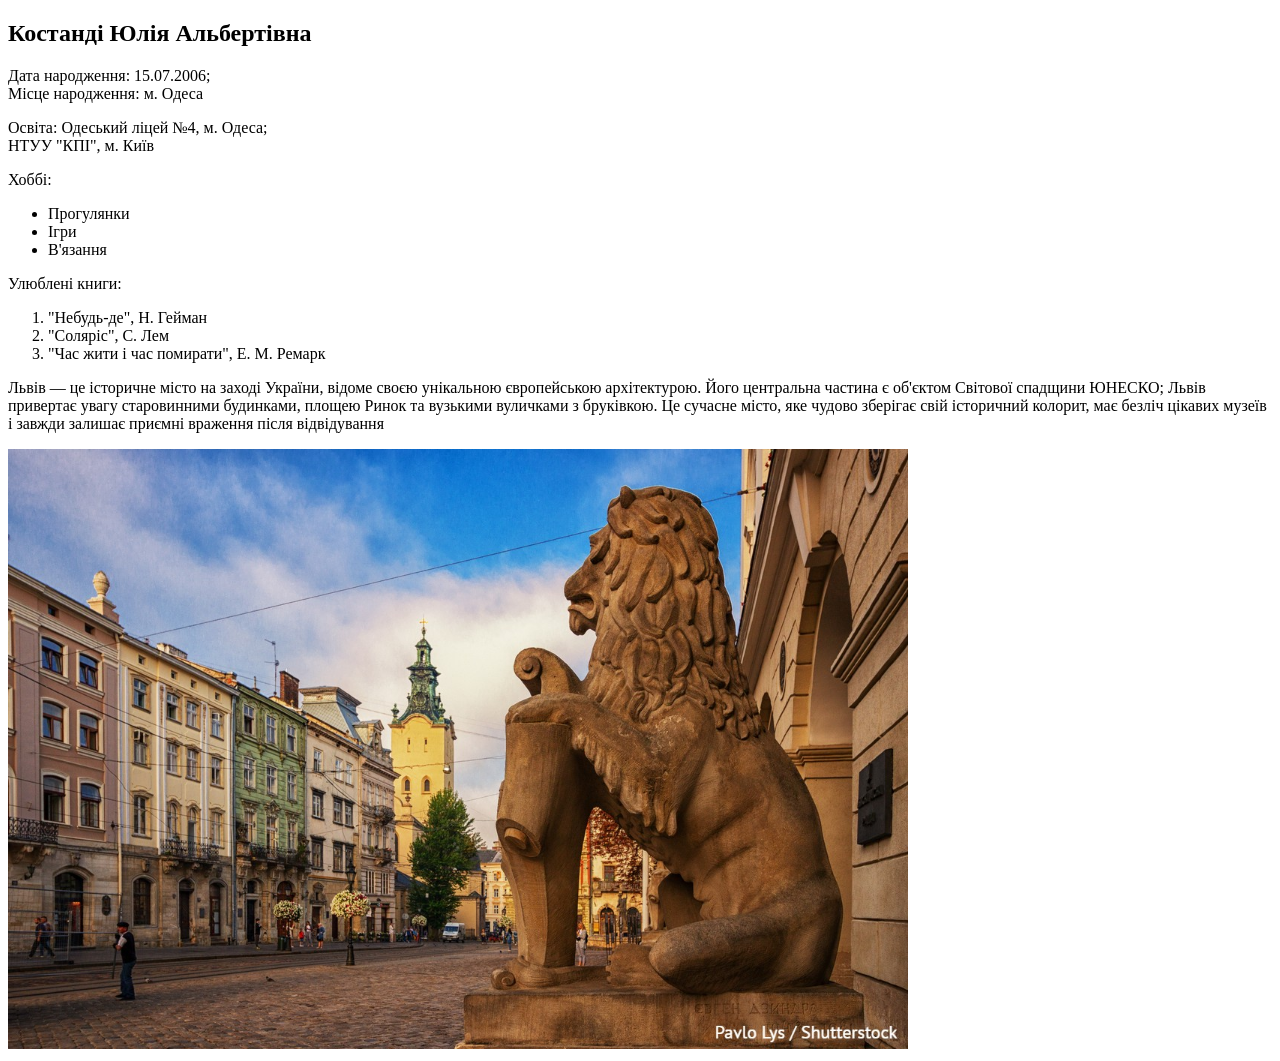
<file: lab_1/index.html>
<!doctype html>
<html lang="uk">

<head>
  <meta charset="UTF-8">
  <meta name="viewport" content="width=device-width, initial-scale=1.0">
  <meta name="description" content="Перша лабораторна робота">
  <meta name="keywords" content="html, навчання, лабораторна">
  <title>Костанді Ю. А., ІМ-41, Лабораторна робота №1, Варіант - 1</title>
</head>

<body>
  <h2>Костанді Юлія Альбертівна</h2>
  <p>
    Дата народження: 15.07.2006;
    <br>
    Місце народження: м. Одеса
  </p>
  <p>
    Освіта: Одеський ліцей №4, м. Одеса;
    <br>
    НТУУ "КПІ", м. Київ
  </p>
  <p>Хоббі:</p>
  <ul>
    <li>Прогулянки</li>
    <li>Ігри</li>
    <li>В'язання</li>
  </ul>
  <p>Улюблені книги:</p>
  <ol>
    <li>"Небудь-де", Н. Гейман</li>
    <li>"Соляріс", С. Лем</li>
    <li>"Час жити і час помирати", Е. М. Ремарк</li>
  </ol>
  <p>
    Львів — це історичне місто на заході України, відоме своєю унікальною
    європейською архітектурою. Його центральна частина є об'єктом Світової
    спадщини ЮНЕСКО; Львів привертає увагу старовинними будинками, площею
    Ринок та вузькими вуличками з бруківкою. Це сучасне місто, яке чудово
    зберігає свій історичний колорит, має безліч цікавих музеїв і завжди
    залишає приємні враження після відвідування
  </p>
  <a href="https://lviv.travel/" target="_blank" title="Офіційний туристичний сайт Львова">
    <img src="lviv.jpg" alt="Фото міста Львів" width="900">
  </a>
</body>

</html>
</file>
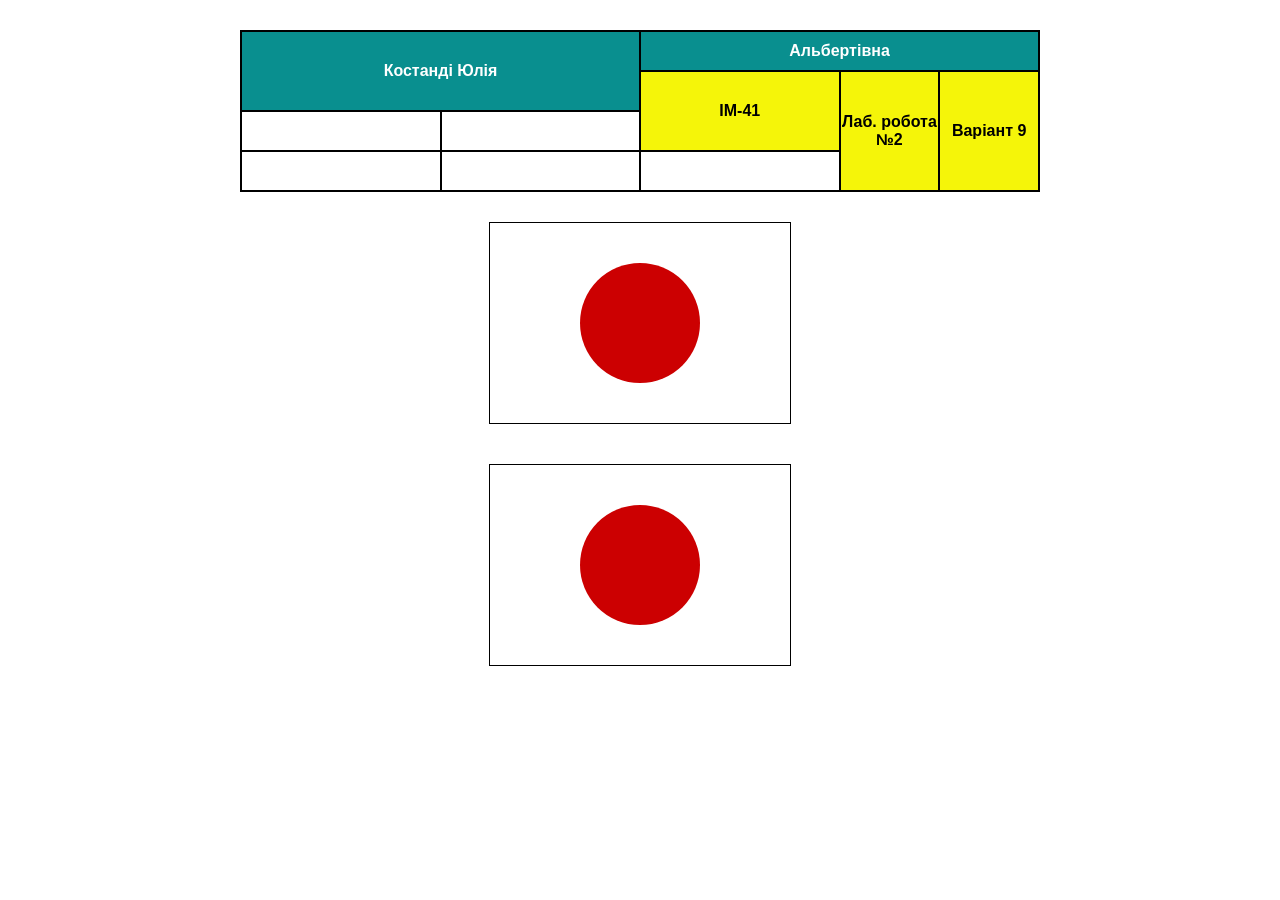
<file: lab_2/index.html>
<!doctype html>
<html lang="uk">

<head>
  <meta charset="UTF-8">
  <meta name="viewport" content="width=device-width, initial-scale=1.0">
  <title>Костанді Ю. А., ІМ-41, Лабораторна робота №2, Варіант - 9</title>
  <link rel="stylesheet" href="style.css">
</head>

<body>
  <table>
    <colgroup>
      <col style="width: 25%">
      <col style="width: 25%">
      <col style="width: 25%">
      <col style="width: 12.5%">
      <col style="width: 12.5%">
    </colgroup>

    <tr class="row-1">
      <td rowspan="2" colspan="2">Костанді Юлія</td>
      <td colspan="3">Альбертівна</td>
    </tr>

    <tr class="row-2">
      <td rowspan="2">ІМ-41</td>
      <td rowspan="3">Лаб. робота №2</td>
      <td rowspan="3">Варіант 9</td>
    </tr>

    <tr>
      <td></td>
      <td></td>
    </tr>

    <tr>
      <td></td>
      <td></td>
      <td></td>
    </tr>
  </table>

    <div class="japan-flag">
      <div class="sun-position"></div>
    </div>

    <div class="japan-flag">
      <div class="sun-transform"></div>
    </div>
</body>

</html>
</file>
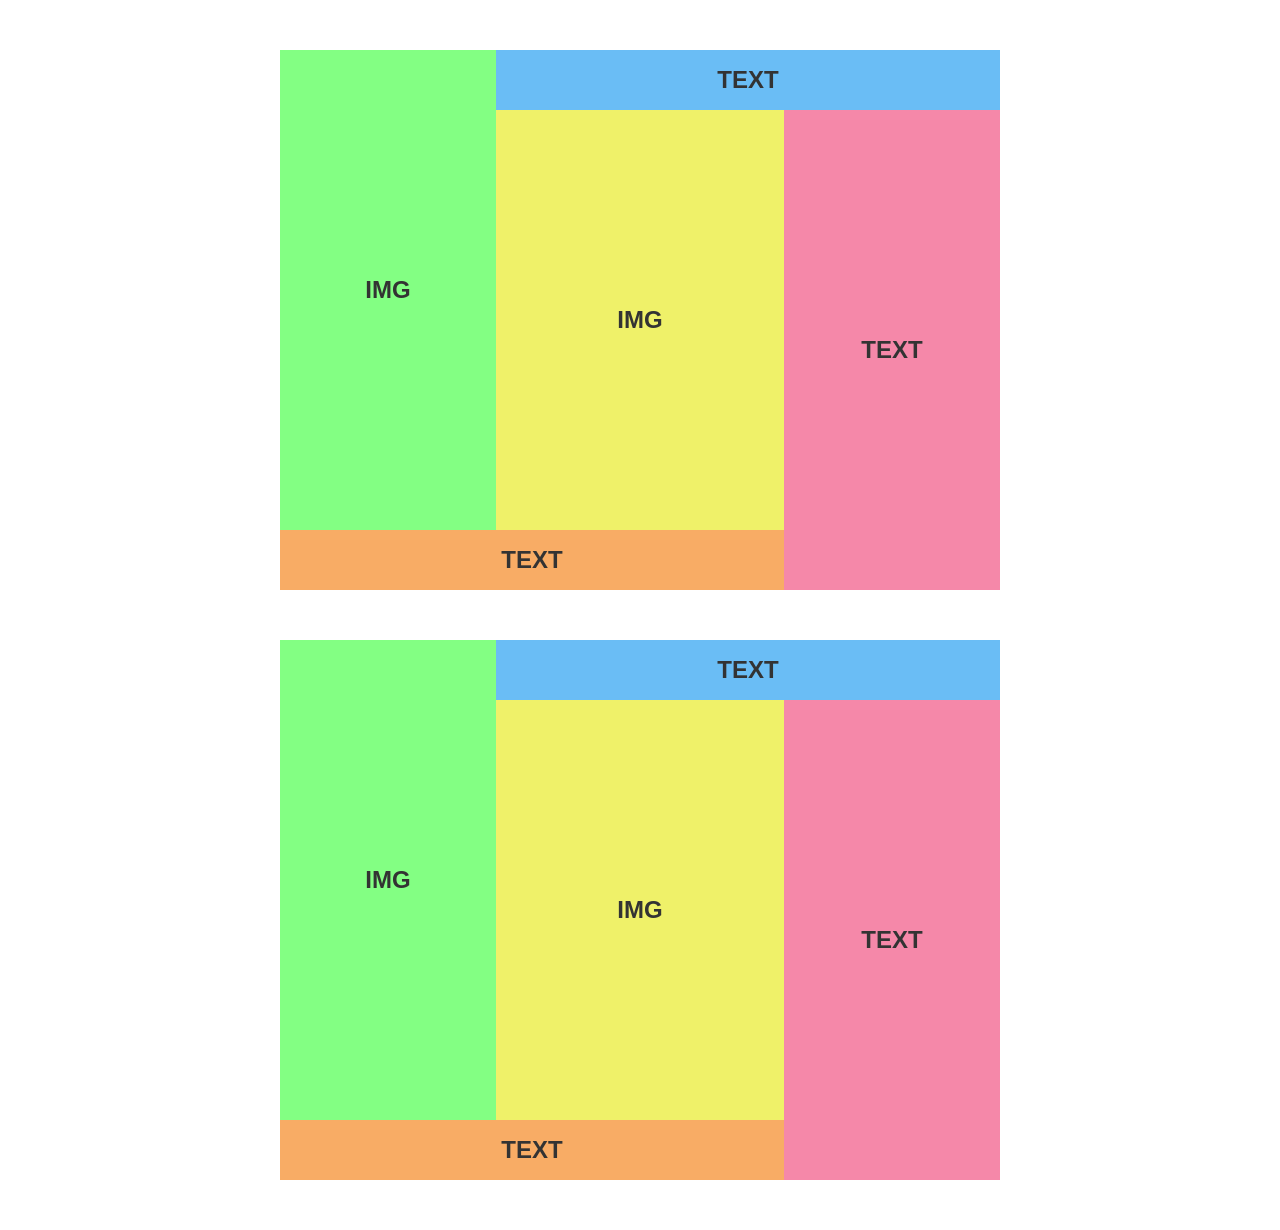
<file: lab_3/index.html>
<!doctype html>
<html lang="uk">

<head>
    <meta charset="UTF-8">
    <meta name="viewport" content="width=device-width, initial-scale=1.0">
    <title>Костанді Ю. А., ІМ-41, Лабораторна робота №3, Варіант - 9</title>
    <link rel="stylesheet" href="style.css">
</head>

<body>
    <div class="container clearfix">
        <div class="fl-green">
            <h2>IMG</h2>
        </div>
        <div class="fl-blue">
            <h2>TEXT</h2>
        </div>
        <div class="fl-yellow">
            <h2>IMG</h2>
        </div>
        <div class="fl-pink">
            <h2>TEXT</h2>
        </div>
        <div class="fl-orange">
            <h2>TEXT</h2>
        </div>
    </div>

    <div class="flex-container">
        <div class="fx-box fx-green">
            <h2>IMG</h2>
        </div>
        <div class="fx-box fx-blue">
            <h2>TEXT</h2>
        </div>
        <div class="fx-box fx-yellow">
            <h2>IMG</h2>
        </div>
        <div class="fx-box fx-pink">
            <h2>TEXT</h2>
        </div>
        <div class="fx-box fx-orange">
            <h2>TEXT</h2>
        </div>
    </div>
</body>

</html>
</file>
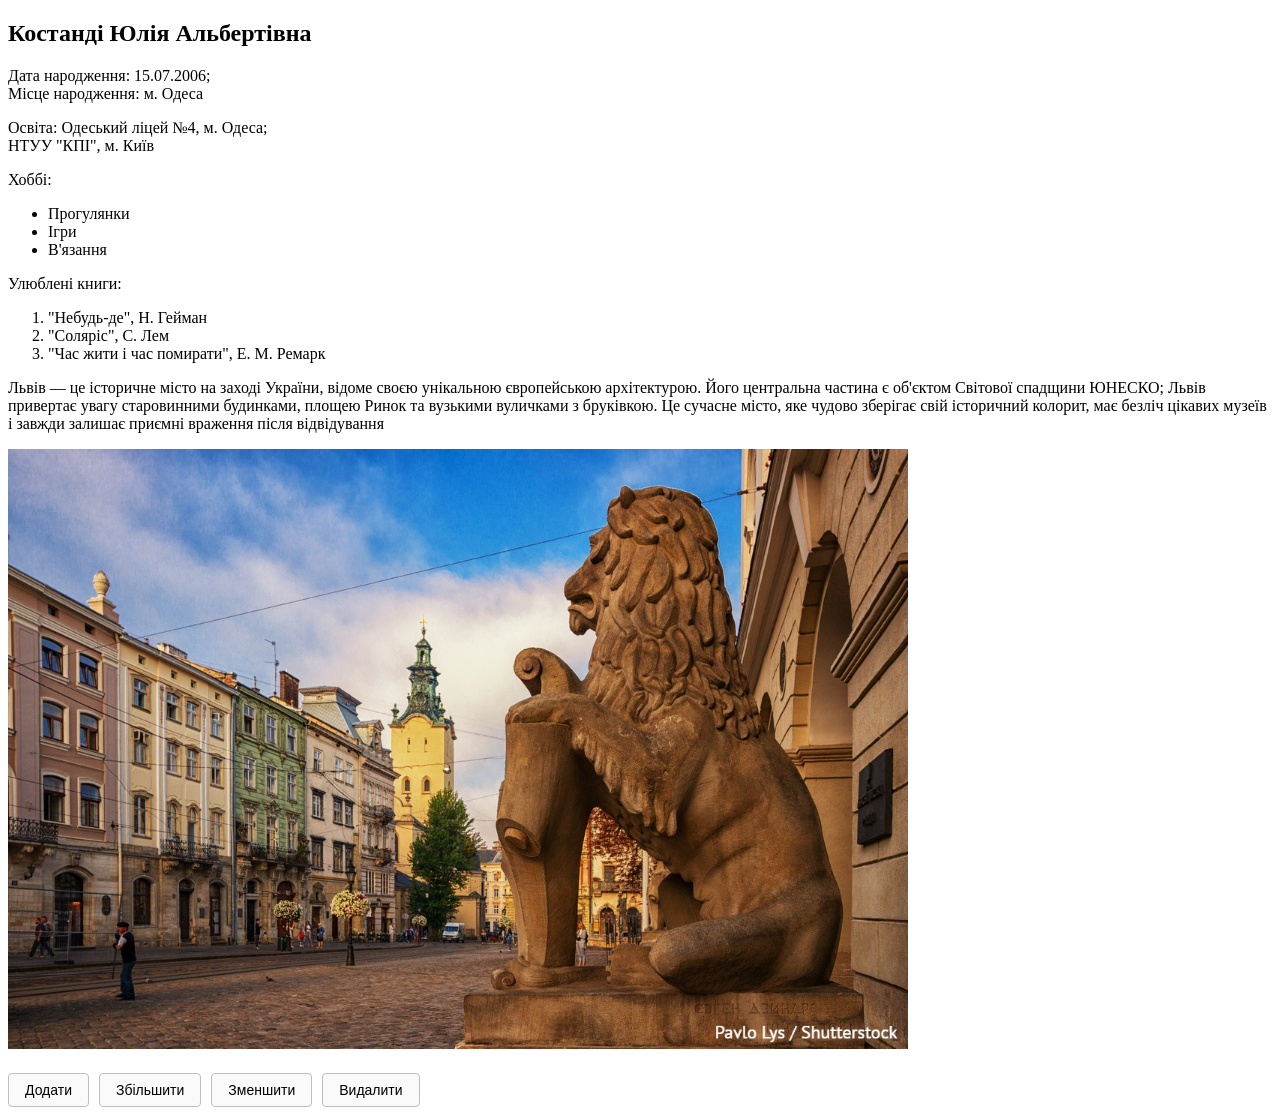
<file: lab_4/index.html>
<!doctype html>
<html lang="uk">

<head>
  <meta charset="UTF-8">
  <meta name="viewport" content="width=device-width, initial-scale=1.0">
  <meta name="description" content="Перша лабораторна робота">
  <meta name="keywords" content="html, навчання, лабораторна">
  <title>Костанді Ю. А., ІМ-41, Лабораторна робота №4, Номер в списку - 29, Варіант - 10</title>
  <link rel="stylesheet" href="style.css">
</head>

<body>
  <h2>Костанді Юлія Альбертівна</h2>
  <p>
    Дата народження: 15.07.2006;
    <br>
    Місце народження: м. Одеса
  </p>
  <p>
    Освіта: Одеський ліцей №4, м. Одеса;
    <br>
    НТУУ "КПІ", м. Київ
  </p>
  <p>Хоббі:</p>
  <ul>
    <li>Прогулянки</li>
    <li>Ігри</li>
    <li id="element-10">В'язання</li>
  </ul>
  <p id="element-11">Улюблені книги:</p>
  <ol>
    <li>"Небудь-де", Н. Гейман</li>
    <li>"Соляріс", С. Лем</li>
    <li>"Час жити і час помирати", Е. М. Ремарк</li>
  </ol>
  <p>
    Львів — це історичне місто на заході України, відоме своєю унікальною
    європейською архітектурою. Його центральна частина є об'єктом Світової
    спадщини ЮНЕСКО; Львів привертає увагу старовинними будинками, площею
    Ринок та вузькими вуличками з бруківкою. Це сучасне місто, яке чудово
    зберігає свій історичний колорит, має безліч цікавих музеїв і завжди
    залишає приємні враження після відвідування
  </p>
  <div id="photo-wrapper">
    <a href="https://lviv.travel/" target="_blank" title="Офіційний туристичний сайт Львова">
      <img id="lviv-photo" src="lviv.jpg" alt="Фото міста Львів" width="900">
    </a>
  </div>
  <div class="action-buttons">
    <button id="add-pic">Додати</button>
    <button id="increase">Збільшити</button>
    <button id="decrease">Зменшити</button>
    <button id="delete-pic">Видалити</button>
  </div>
  <script src="script.js"></script>
</body>

</html>
</file>
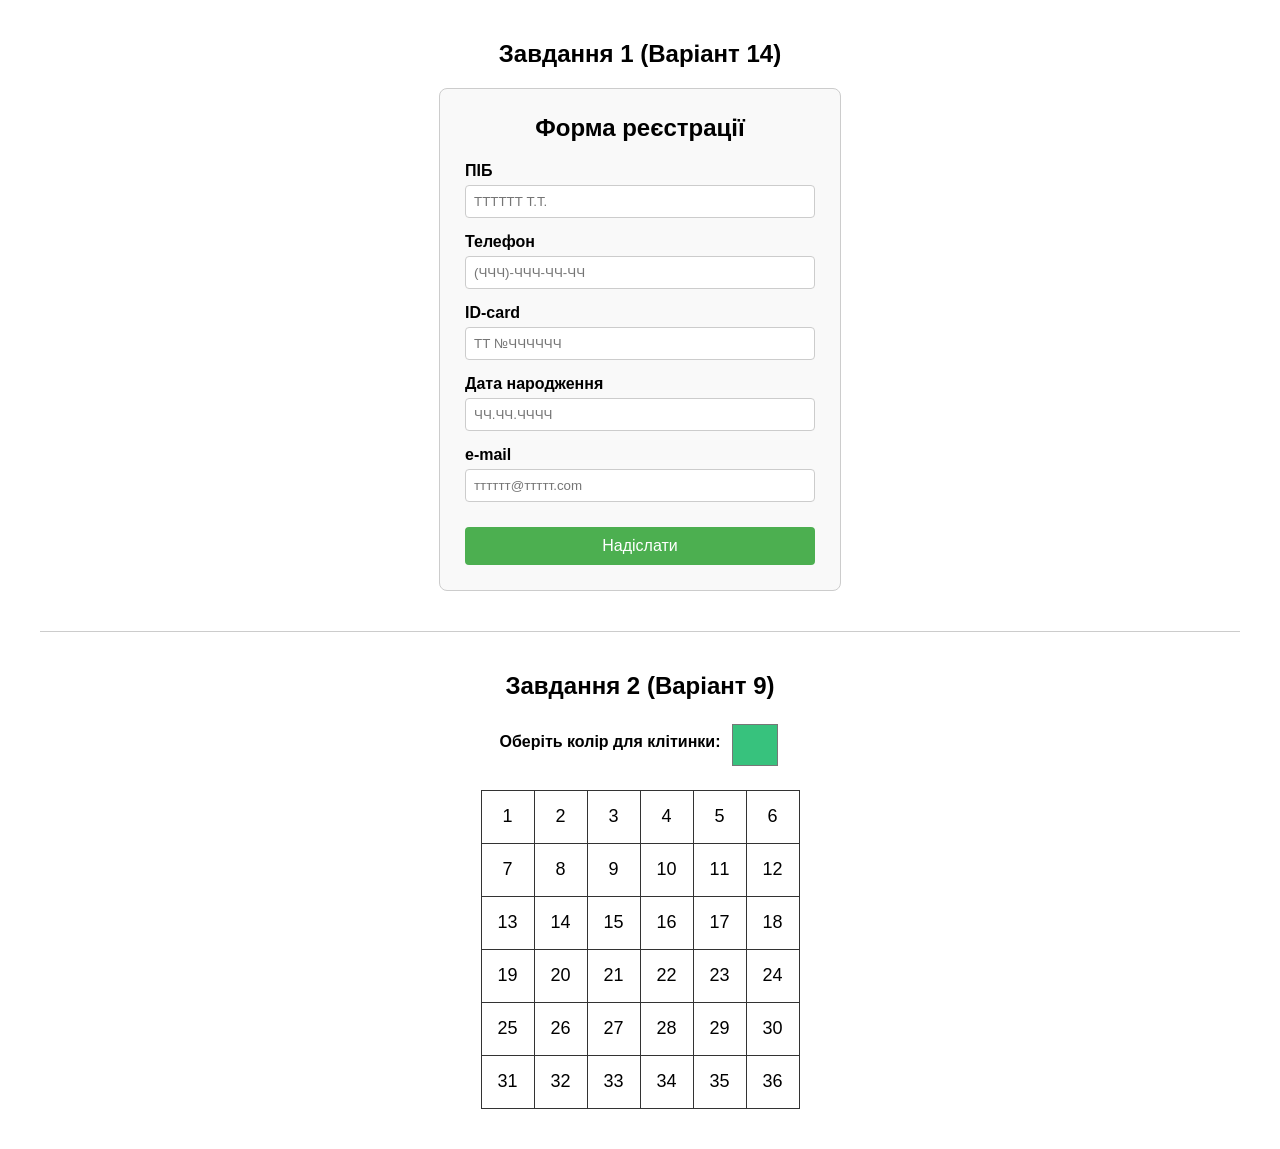
<file: lab_5/index.html>
<!doctype html>
<html lang="uk">

<head>
    <meta charset="UTF-8">
    <meta name="viewport" content="width=device-width, initial-scale=1.0">
    <title>Костанді Ю. А., ІМ-41, Лабораторна робота №5, Варіант - 14 (завдання 1), Варіант - 9 (завдання 2)</title>
    <link rel="stylesheet" href="style.css">
</head>

<body>
    <h2>Завдання 1 (Варіант 14)</h2>
    <form id="infoForm">
        <h2>Форма реєстрації</h2>
        <div class="form-group">
            <label for="pib">ПІБ</label>
            <input type="text" id="pib" name="pib" placeholder="ТТТТТТ Т.Т.">
        </div>
        <div class="form-group">
            <label for="phone">Телефон</label>
            <input type="text" id="phone" name="phone" placeholder="(ЧЧЧ)-ЧЧЧ-ЧЧ-ЧЧ">
        </div>
        <div class="form-group">
            <label for="idcard">ID-card</label>
            <input type="text" id="idcard" name="idcard" placeholder="ТТ №ЧЧЧЧЧЧ">
        </div>
        <div class="form-group">
            <label for="bdate">Дата народження</label>
            <input type="text" id="bdate" name="bdate" placeholder="ЧЧ.ЧЧ.ЧЧЧЧ">
        </div>
        <div class="form-group">
            <label for="email">e-mail</label>
            <input type="text" id="email" name="email" placeholder="тттттт@ттттт.com">
        </div>
        <button type="submit">Надіслати</button>
    </form>
    <hr>
    <h2>Завдання 2 (Варіант 9)</h2>
    <div class="controls">
        <label for="color-picker">Оберіть колір для клітинки:</label>
        <input type="color" id="color-picker" value="#37c27d">
    </div>
    <div id="table-container"></div>
    <script src="script.js"></script>
</body>

</html>
</file>
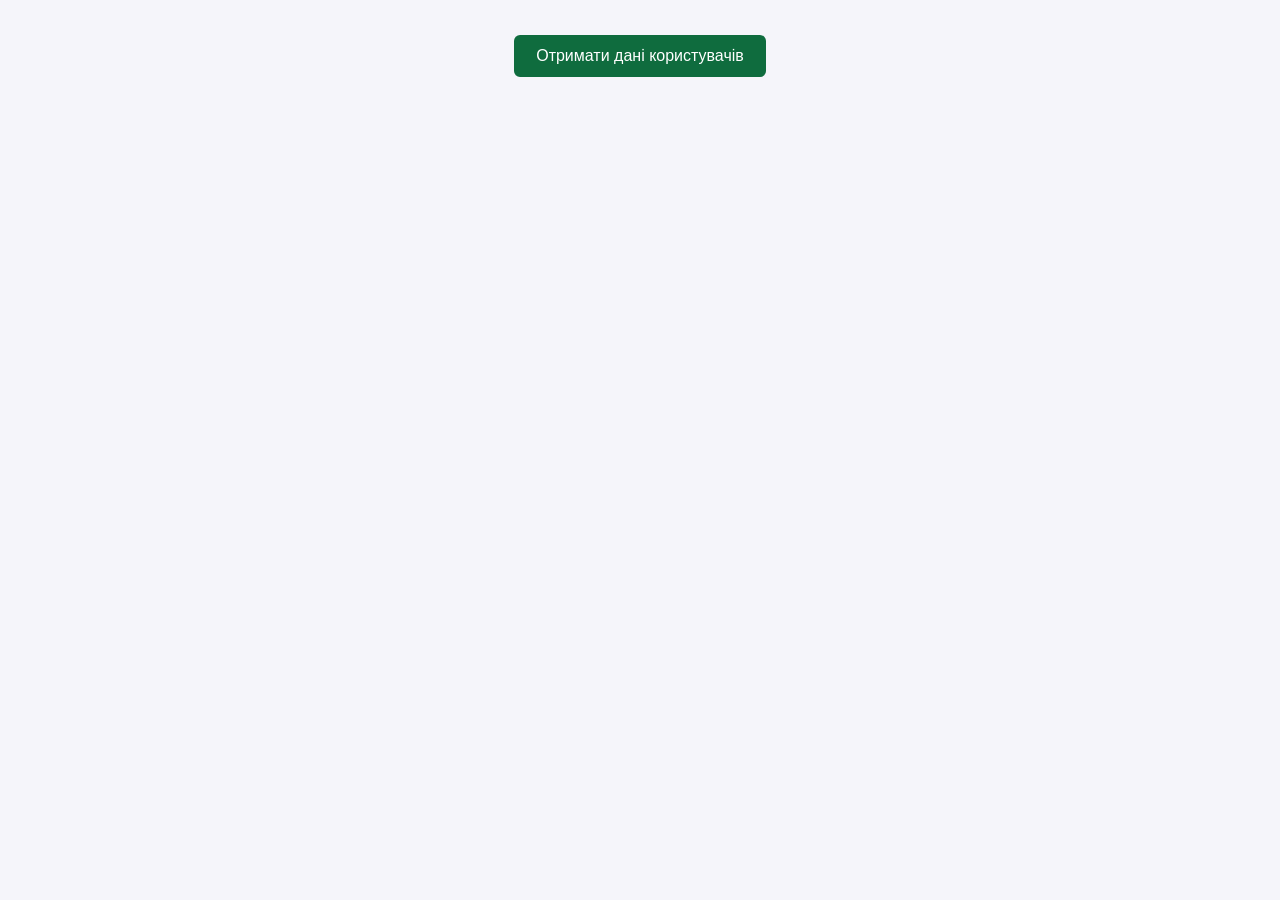
<file: lab_6/index.html>
<!doctype html>
<html lang="uk">

<head>
    <meta charset="UTF-8">
    <meta name="viewport" content="width=device-width, initial-scale=1.0">
    <title>Костанді Ю. А., ІМ-41, Лабораторна робота №6, Варіант - 9 </title>
    <link rel="stylesheet" href="style.css">
</head>

<body>
    <div class="main-wrapper">
        <button id="fetch-users-btn">Отримати дані користувачів</button>
        <div id="profiles-wrapper" class="profiles-layout is-hidden"></div>
    </div>
    <script src="script.js"></script>
</body>

</html>
</file>
<file: lab_2/style.css>
table {
  border-collapse: collapse;
  margin: 30px auto;
  font-family: sans-serif;
  width: 800px;
  table-layout: fixed;
}

tr {
  height: 40px;
}

td {
  border: 2px solid black;
  text-align: center;
  font-weight: bold;
  word-wrap: break-word;
}

.row-1 td {
  background-color: #098f8f;
  color: #ffffff;
  transition: 0.3s;
}

.row-2 td {
  background-color: #f5f509;
  color: #000000;
  transition: 0.3s;
}

.row-1:hover td {
  background-color: #f5f509;
  color: #000000;
}

.row-2:hover td {
  background-color: #098f8f;
  color: #ffffff;
}

.japan-flag {
  width: 300px;
  height: 200px;
  background-color: #ffffff;
  border: 1px solid black;
  margin: 20px auto 40px auto;
  position: relative;
}

.sun-position {
  width: 120px;
  height: 120px;
  background-color: #cc0001;
  border-radius: 50%;
  
  position: absolute;
  top: 40px;
  left: 90px;
}

.sun-transform {
  width: 120px;
  height: 120px;
  background-color: #cc0001;
  border-radius: 50%;
  
  position: absolute; 
  top: 50%;
  left: 50%;
  transform: translate(-50%, -50%);
}
</file>
<file: lab_3/style.css>
.container {
  width: 100%;
  max-width: 720px;
  margin: 50px auto;
}

.clearfix::after {
  content: "";
  display: table;
  clear: both;
}

h2 {
  margin: 0;
  text-align: center;
  font-family: sans-serif;
  color: #333;
}

.fl-green {
  float: left;
  width: 30%;
  height: 480px;
  line-height: 480px;
  background-color: #83ff83;
}

.fl-blue {
  float: left;
  width: 70%;
  height: 60px;
  line-height: 60px;
  background-color: #6abdf5;
}

.fl-yellow {
  float: left;
  width: 40%;
  height: 420px;
  line-height: 420px;
  background-color: #eff169;
}

.fl-pink {
  float: right;
  width: 30%;
  height: 480px;
  line-height: 480px;
  background-color: #f588a9;
}

.fl-orange {
  float: left;
  width: 70%;
  height: 60px;
  line-height: 60px;
  background-color: #f8ac65;
}

.flex-container {
  display: flex;
  flex-wrap: wrap;
  width: 100%;
  max-width: 720px;
  margin: 0 auto 50px auto;
}

.fx-box {
  display: flex;
  justify-content: center;
  align-items: center;
}

.fx-green {
  width: 30%;
  height: 480px;
  background-color: #83ff83;
}

.fx-blue {
  width: 70%;
  height: 60px;
  background-color: #6abdf5;
}

.fx-yellow {
  width: 40%;
  height: 420px;
  background-color: #eff169;
  margin-left: 30%; 
  margin-top: -420px; 
}

.fx-pink {
  width: 30%;
  height: 480px;
  background-color: #f588a9;
  margin-top: -420px; 
}

.fx-orange {
  width: 70%;
  height: 60px;
  background-color: #f8ac65;
  margin-top: -60px; 
}
</file>
<file: lab_4/style.css>
.color-variant-1 {
    background-color: #66c2ff;
    color: #0f4264;
}

.color-variant-2 {
    background-color: #248047;
    color: #ffffff;
}

#element-10::marker {
    color: black;
}

.action-buttons {
    margin-top: 20px;
    display: flex;
    gap: 10px;
}

button {
    padding: 8px 16px;
    font-size: 14px;
    cursor: pointer;
    border: 1px solid #bebebe;
    background-color: #fafafa;
    border-radius: 4px;
}

button:hover {
    background-color: #e0e0e0;
}
</file>
<file: lab_5/style.css>
body {
    font-family: Arial, sans-serif;
    margin: 40px;
}

#infoForm {
    width: 350px;
    margin: 0 auto;
    padding: 25px;
    border: 1px solid #ccc;
    border-radius: 8px;
    background-color: #f9f9f9;
}

h2 {
    text-align: center;
    margin-top: 0;
}

.form-group {
    margin-bottom: 15px;
}

label {
    display: block;
    margin-bottom: 5px;
    font-weight: bold;
}

input {
    width: 100%;
    padding: 8px;
    box-sizing: border-box;
    border: 1px solid #ccc;
    border-radius: 4px;
}

button {
    width: 100%;
    padding: 10px;
    background-color: #4CAF50;
    color: white;
    border: none;
    border-radius: 4px;
    cursor: pointer;
    font-size: 16px;
    margin-top: 10px;
}

button:hover {
    background-color: #45a049;
}

.error {
    border: 2px solid red;
    background-color: #ffe6e6;
}

hr {
    margin: 40px 0;
    border: 0;
    border-top: 1px solid #ccc;
}

#color-picker {
    width: 50px;
    height: 50px;
    padding: 0;
    border: none;
    background-color: transparent;
    cursor: pointer;
    margin-left: 10px;
}

.controls {
    display: flex;
    justify-content: center;
    align-items: center;
    margin-bottom: 20px;
}

#table-container {
    display: flex;
    justify-content: center;
}

table {
    border-collapse: collapse;
}

td {
    width: 50px;
    height: 50px;
    border: 1px solid #333333;
    text-align: center;
    vertical-align: middle;
    font-size: 18px;
    cursor: pointer;
    transition: background-color 0.2s ease;
}
</file>
<file: lab_6/style.css>
body {
  font-family: Arial, sans-serif;
  margin: 35px;
  background-color: #f5f5fa;
}

.main-wrapper {
  max-width: 920px;
  margin: 0 auto;
  text-align: center;
}

button {
  padding: 12px 22px;
  font-size: 16px;
  background-color: #0f6c3e;
  color: #ffffff;
  border: none;
  border-radius: 6px;
  cursor: pointer;
  transition: background-color 0.25s;
}

button:hover {
  background-color: #0c5c34;
}

.profiles-layout {
  display: flex;
  flex-wrap: wrap;
  gap: 25px;
  justify-content: center;
  margin-top: 35px;
}

.profiles-layout.is-hidden {
  display: none;
}

.profile-item {
  background-color: #ffffff;
  padding: 18px;
  border-radius: 10px;
  box-shadow: 0 5px 12px rgba(0, 0, 0, 0.08);
  text-align: left;
  width: 230px;
}

.profile-avatar {
  border-radius: 50%;
  width: 120px;
  height: 120px;
  display: block;
  margin: 0 auto 12px auto;
  border: 3px solid #0f6c3e;
}

p {
  margin: 10px 0;
  font-size: 15px;
}
</file>
